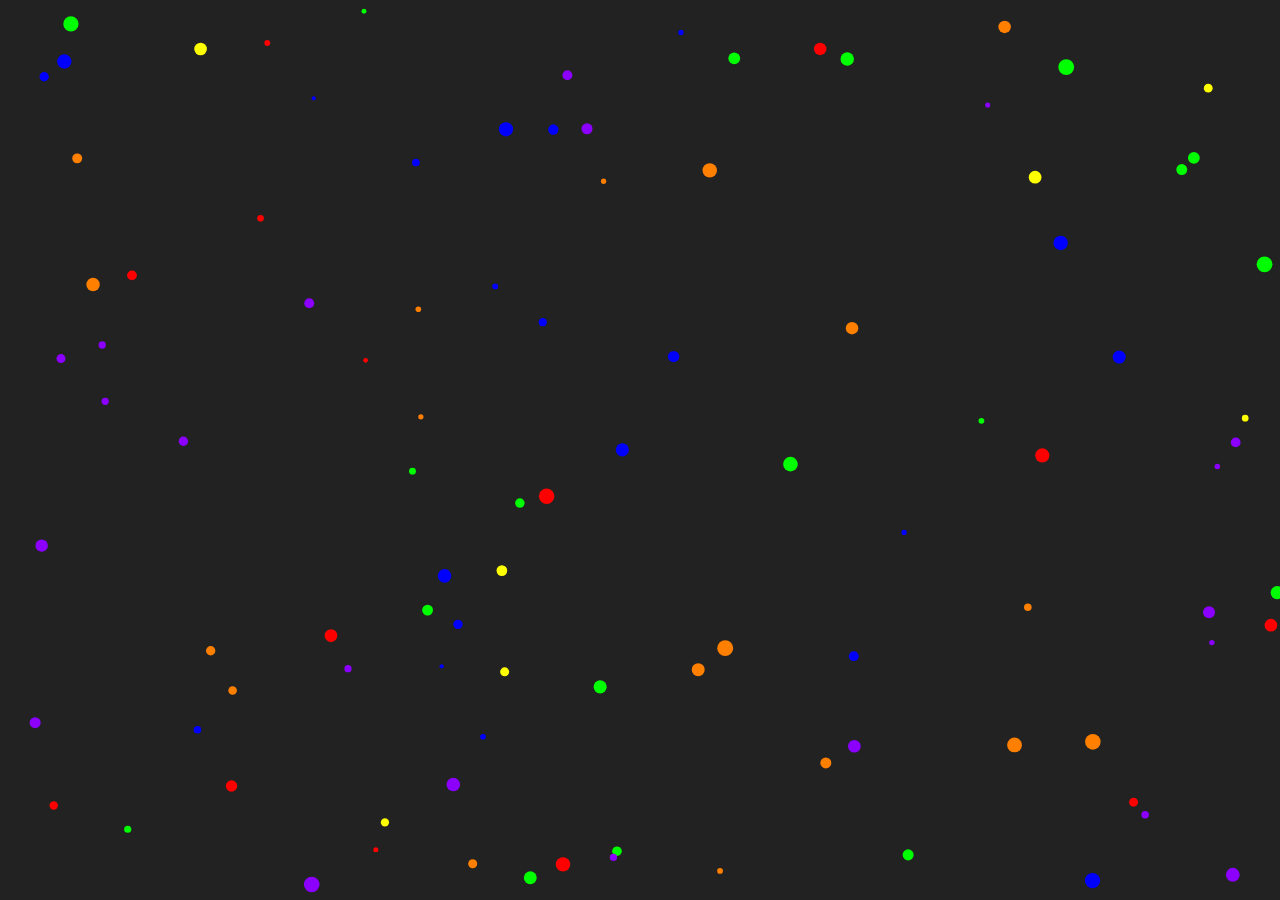
<file: chatgpt.html>
<!DOCTYPE html>
<html lang="en">
<head>
    <meta charset="UTF-8">
    <meta name="viewport" content="width=device-width, initial-scale=1.0">
    <title>Confetti Effect</title>
    <style>
        body {
            margin: 0;
            overflow: hidden;
            background-color: #222; /* Dark background for contrast */
        }

        canvas {
            position: fixed;
            top: 0;
            left: 0;
            width: 100vw;
            height: 100vh;
            pointer-events: none; /* Doesn't block button clicks */
        }
    </style>
</head>
<body>

<canvas id="confetti"></canvas>

<script>
    let canvas = document.getElementById("confetti");
    let ctx = canvas.getContext("2d");

    // Make canvas full screen
    canvas.width = window.innerWidth;
    canvas.height = window.innerHeight;

    let particles = [];
    let maxParticles = 100; // Number of confetti pieces

    // Random colors
    let colors = ["#ff0000", "#ff7f00", "#ffff00", "#00ff00", "#0000ff", "#8b00ff"];

    // Create confetti particles
    for (let i = 0; i < maxParticles; i++) {
        particles.push({
            x: Math.random() * canvas.width,  // Random X position
            y: Math.random() * canvas.height, // Random Y position
            r: Math.random() * 6 + 2,  // Size (2px to 8px)
            d: Math.random() * 3 + 2,  // Speed (2 to 5)
            color: colors[Math.floor(Math.random() * colors.length)] // Random color
        });
    }

    function draw() {
        ctx.clearRect(0, 0, canvas.width, canvas.height);
        
        particles.forEach(p => {
            ctx.beginPath();
            ctx.arc(p.x, p.y, p.r, 0, Math.PI * 2);
            ctx.fillStyle = p.color;
            ctx.fill();

            p.y += p.d; // Move downward at different speeds

            // Respawn confetti at the top when it reaches the bottom
            if (p.y > canvas.height) {
                p.y = 0;
                p.x = Math.random() * canvas.width;
            }
        });

        requestAnimationFrame(draw);
    }

    draw();
</script>

</body>
</html>
</file>
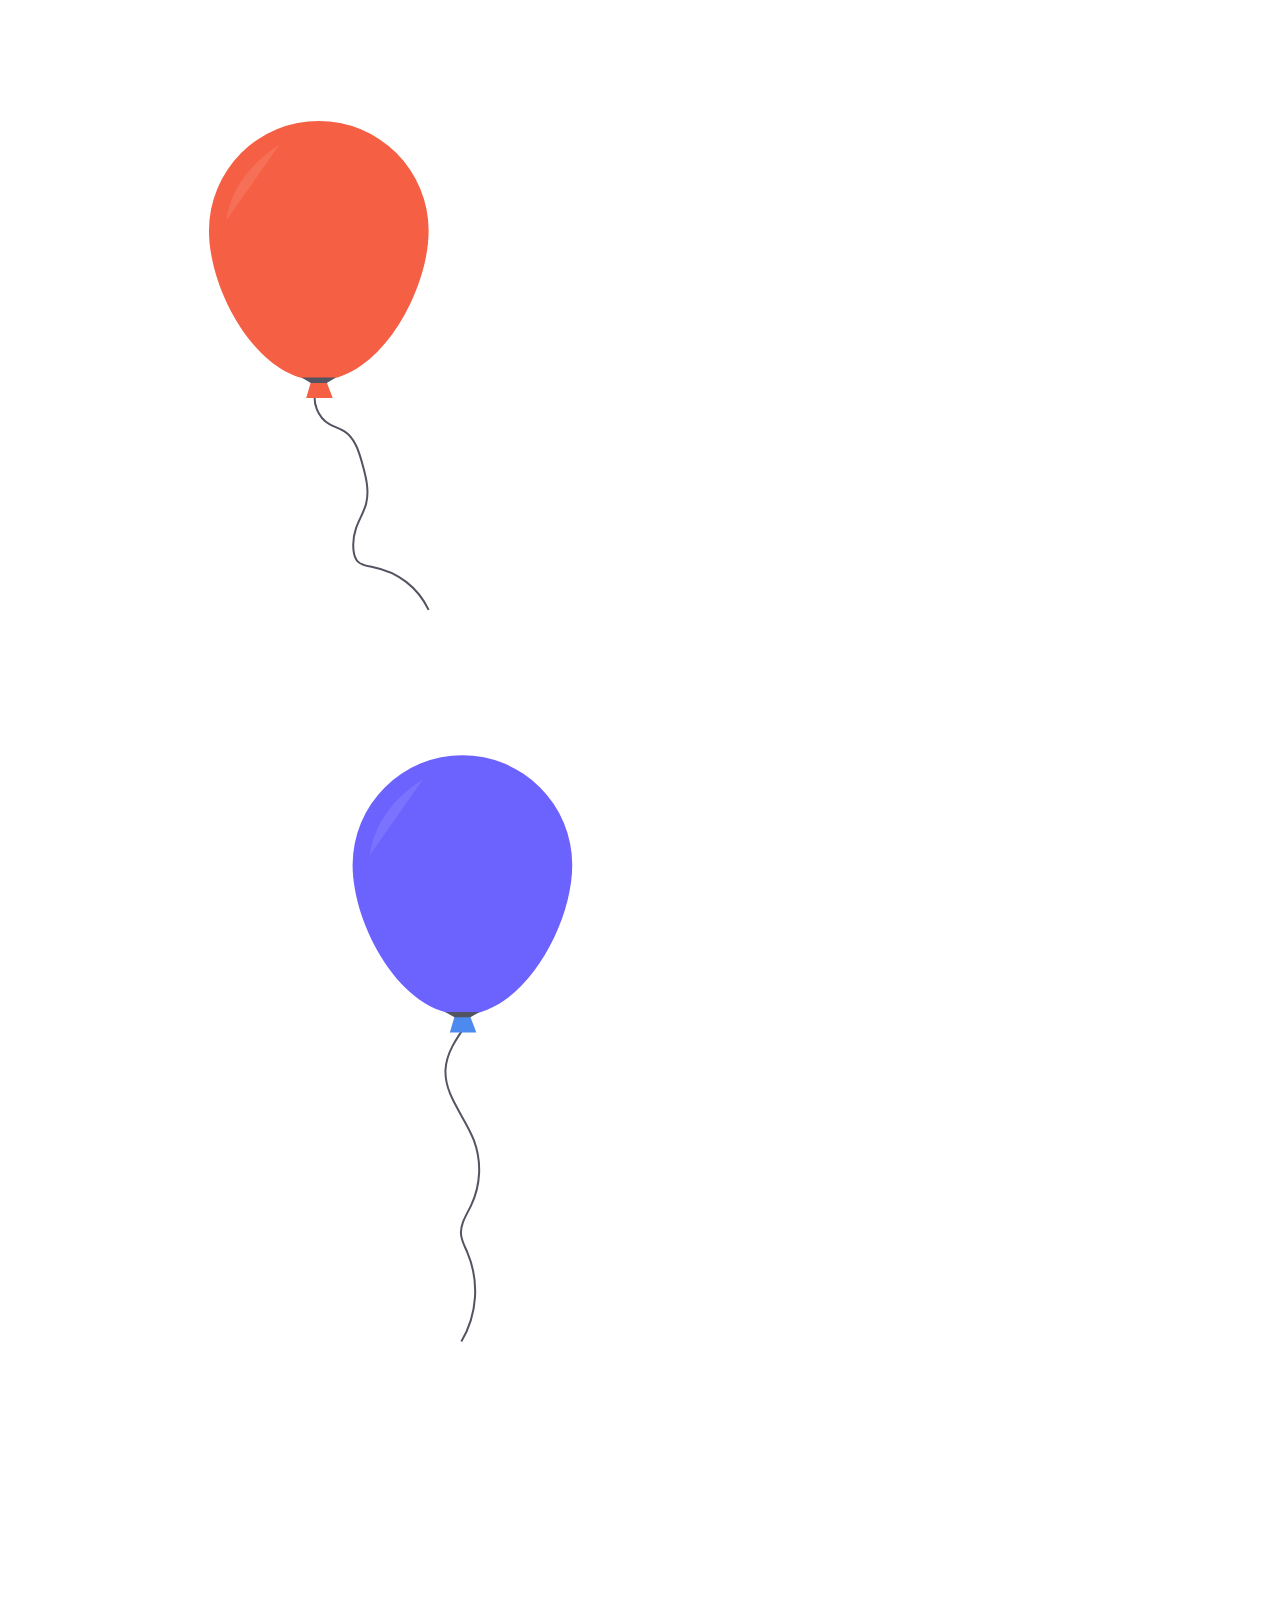
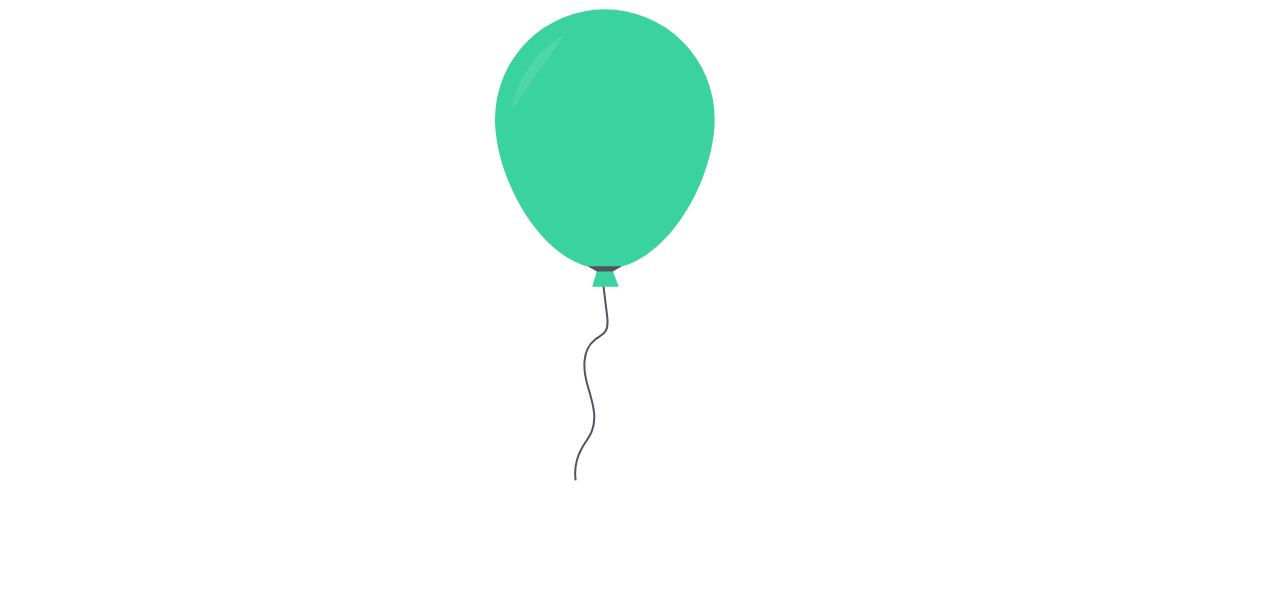
<file: hello.html>
<!DOCTYPE html>
<html lang="en">
<head>
     <meta charset="UTF-8">
     <meta name="viewport" content="width=device-width, initial-scale=1.0">
     <title>Document</title>
     <style>
         
     </style>
</head>
<body>
<div class="ballon">
     <img  src="assests/ballon1.svg" alt="">
     <img src="assests/ballon2.svg" alt="">
     <img src="assests/ballon3.svg" alt="">
</div>
</body>
</html>
</file>
